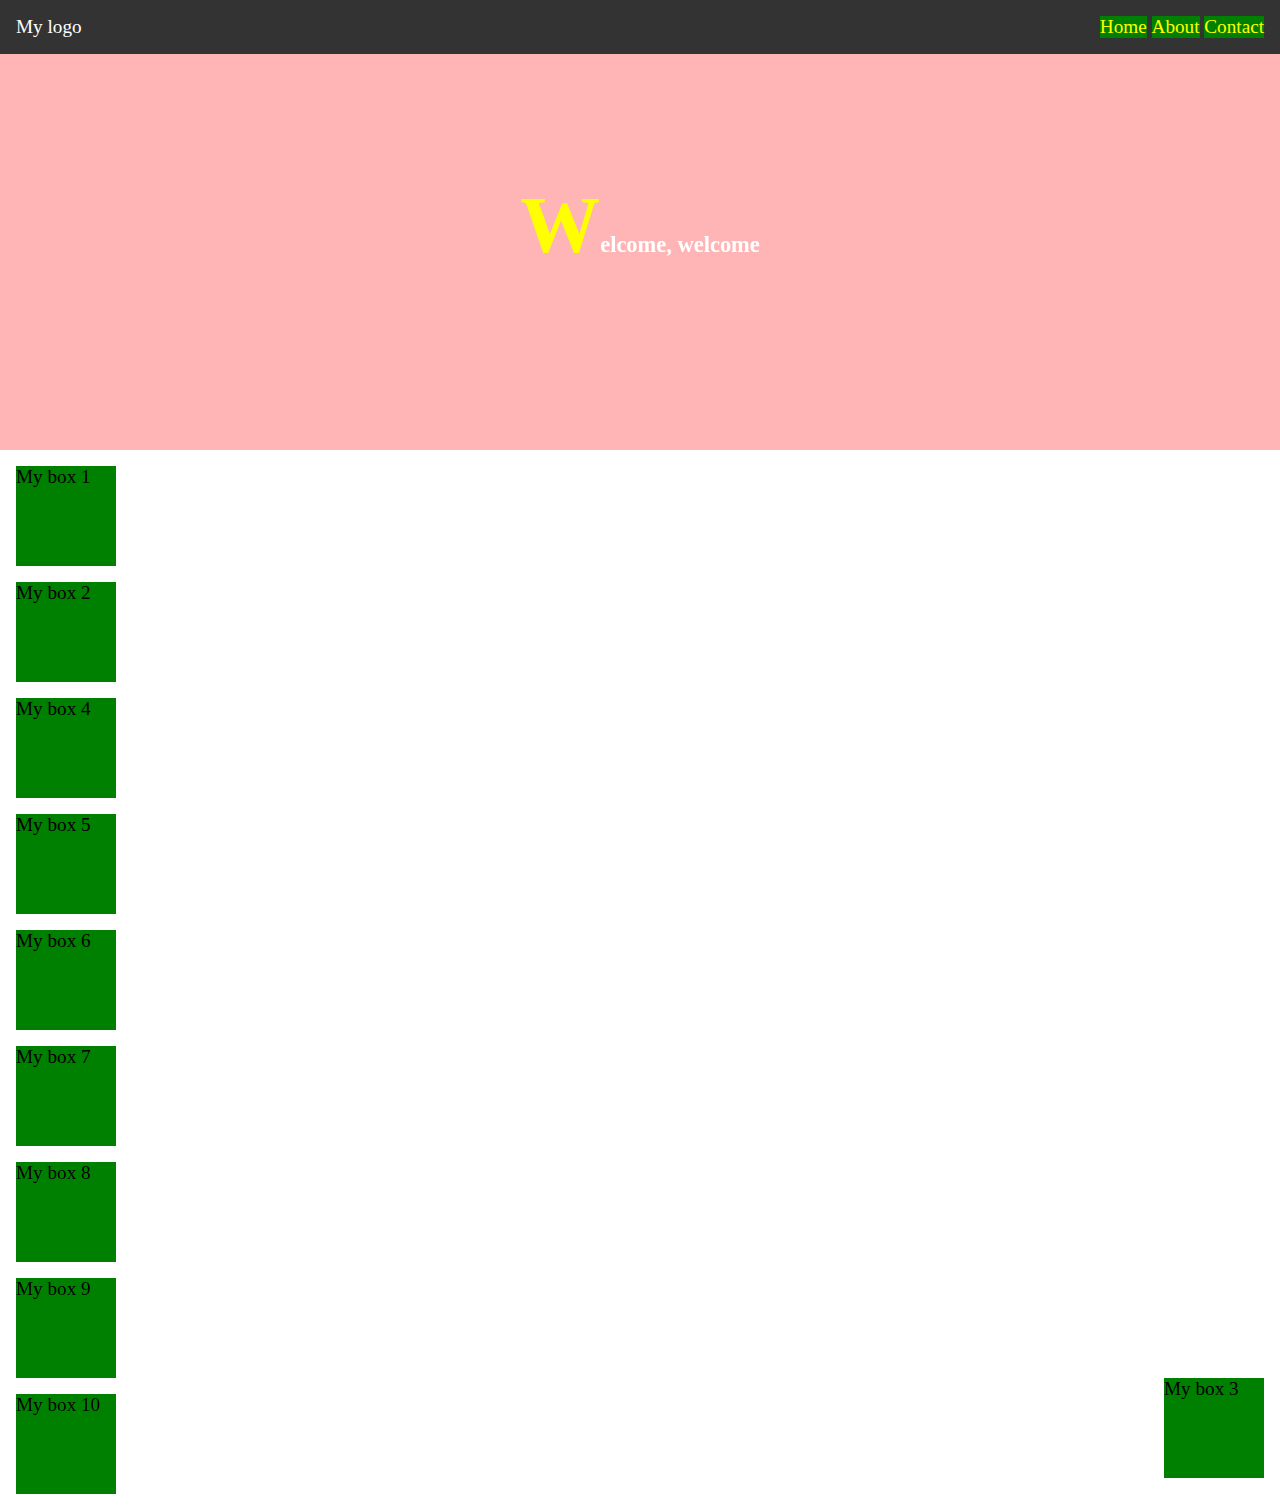
<file: 12.02.2021/index.html>
<!DOCTYPE html>
<html lang="en">
  <head>
    <meta charset="UTF-8" />
    <meta http-equiv="X-UA-Compatible" content="IE=edge" />
    <meta name="viewport" content="width=device-width, initial-scale=1.0" />
    <link rel="stylesheet" href="style.css" />
    <title>Task 10</title>
  </head>
  <body>
    <header>
      <div class="logo">My logo</div>
      <nav>
        <ul>
          <li><a href="#">Home</a></li>
          <li><a href="#">About</a></li>
          <li><a href="#">Contact</a></li>
        </ul>
      </nav>
    </header>
    <main>
      <section id="hero-banner"><h3>Welcome, welcome</h3></section>
      <section id="boxes">
        <div class="box">My box 1</div>
        <div class="box">My box 2</div>
        <div class="box">My box 3</div>
        <div class="box">My box 4</div>
        <div class="box">My box 5</div>
        <div class="box">My box 6</div>
        <div class="box">My box 7</div>
        <div class="box">My box 8</div>
        <div class="box">My box 9</div>
        <div class="box">My box 10</div>
      </section>
    </main>
  </body>
</html>
</file>
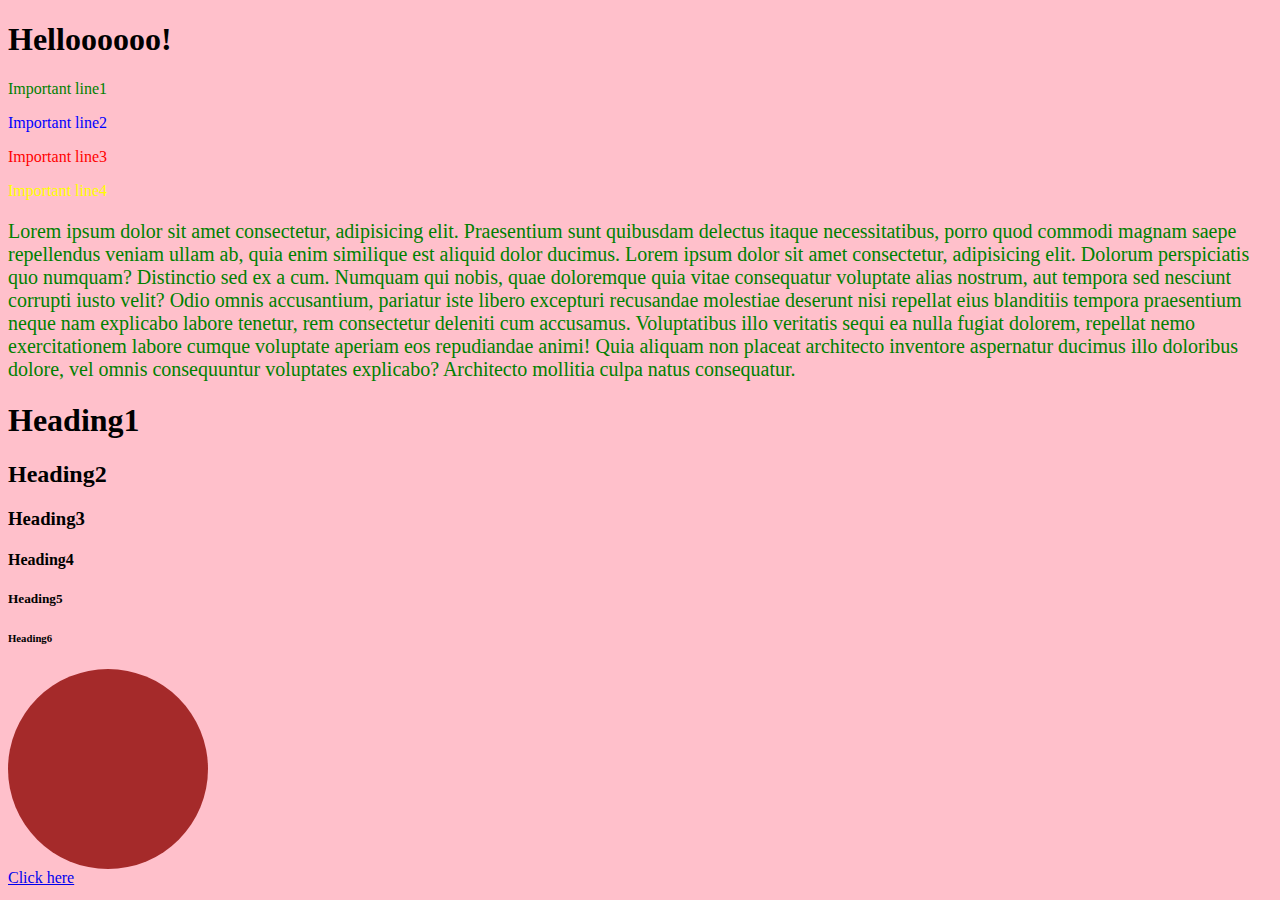
<file: lesson_1/index.html>
<!DOCTYPE html>
<html lang="en">
  <head>
    <title>My first webpage</title>
    <link rel="stylesheet" href="style.css" />
  </head>
  <body>
    <h1>Helloooooo!</h1>
    <p>Important line1</p>
    <p class="blue">Important line2</p>
    <p class="red">Important line3</p>
    <p class="yellow">Important line4</p>

    <p id="important">
      Lorem ipsum dolor sit amet consectetur, adipisicing elit. Praesentium sunt
      quibusdam delectus itaque necessitatibus, porro quod commodi magnam saepe
      repellendus veniam ullam ab, quia enim similique est aliquid dolor
      ducimus. Lorem ipsum dolor sit amet consectetur, adipisicing elit. Dolorum
      perspiciatis quo numquam? Distinctio sed ex a cum. Numquam qui nobis, quae
      doloremque quia vitae consequatur voluptate alias nostrum, aut tempora sed
      nesciunt corrupti iusto velit? Odio omnis accusantium, pariatur iste
      libero excepturi recusandae molestiae deserunt nisi repellat eius
      blanditiis tempora praesentium neque nam explicabo labore tenetur, rem
      consectetur deleniti cum accusamus. Voluptatibus illo veritatis sequi ea
      nulla fugiat dolorem, repellat nemo exercitationem labore cumque voluptate
      aperiam eos repudiandae animi! Quia aliquam non placeat architecto
      inventore aspernatur ducimus illo doloribus dolore, vel omnis consequuntur
      voluptates explicabo? Architecto mollitia culpa natus consequatur.
    </p>
    <h1>Heading1</h1>
    <h2>Heading2</h2>
    <h3>Heading3</h3>
    <h4>Heading4</h4>
    <h5>Heading5</h5>
    <h6>Heading6</h6>
    <div class="circle"></div>
    <a href="http://bc.fi"> Click here</a>
  </body>
</html>
</file>
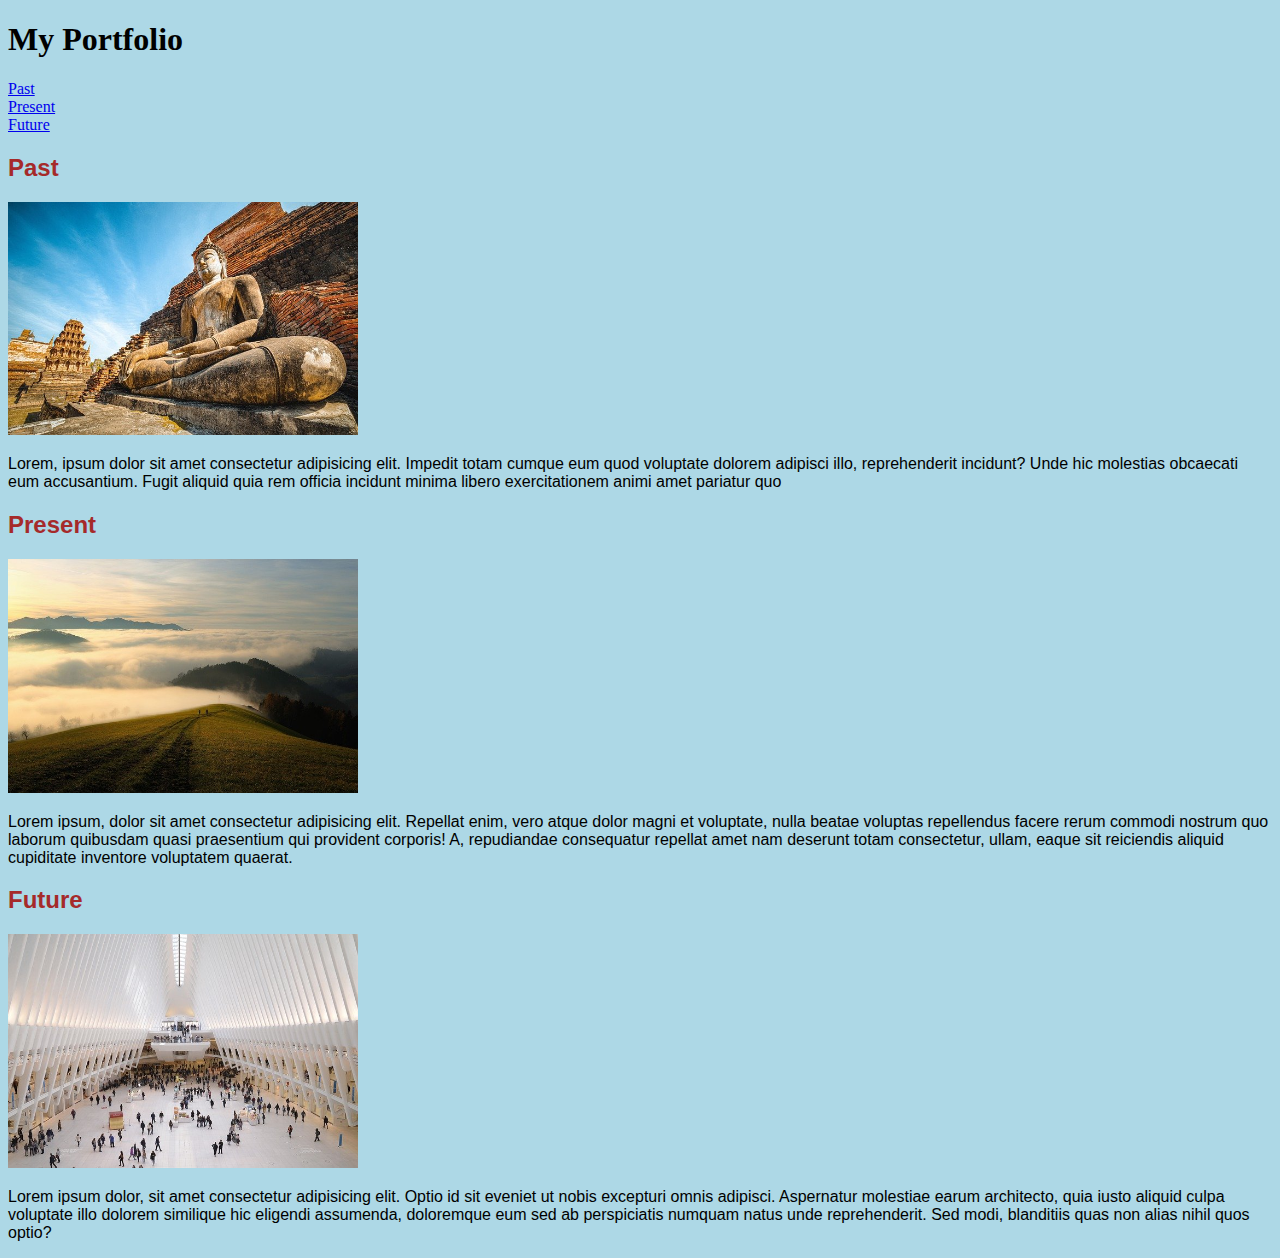
<file: old portfolio/index.html>
<!DOCTYPE html>
<html lang="en">
  <head>
    <link rel="stylesheet" href="style.css" />
    <meta charset="UTF-8" />
    <meta name="viewport" content="width=device-width, initial-scale=1.0" />
    <title>My Portfolio</title>
  </head>
  <body>
    <h1 id="mainpage">My Portfolio</h1>
    <a href="url">Past</a>
    <br />
    <a href="url">Present</a>
    <br />
    <a href="url">Future</a>
    <br />
    <h2>Past</h2>
    <img src="pict1.jpg" />
    <p class="past_text">
      Lorem, ipsum dolor sit amet consectetur adipisicing elit. Impedit totam
      cumque eum quod voluptate dolorem adipisci illo, reprehenderit incidunt?
      Unde hic molestias obcaecati eum accusantium. Fugit aliquid quia rem
      officia incidunt minima libero exercitationem animi amet pariatur quo
    </p>
    <h2>Present</h2>
    <img src="pict2.jpg" />
    <p class="present_text">
      Lorem ipsum, dolor sit amet consectetur adipisicing elit. Repellat enim,
      vero atque dolor magni et voluptate, nulla beatae voluptas repellendus
      facere rerum commodi nostrum quo laborum quibusdam quasi praesentium qui
      provident corporis! A, repudiandae consequatur repellat amet nam deserunt
      totam consectetur, ullam, eaque sit reiciendis aliquid cupiditate
      inventore voluptatem quaerat.
    </p>
    <h2>Future</h2>
    <img src="pict3.jpg" />
    <p class="future_text">
      Lorem ipsum dolor, sit amet consectetur adipisicing elit. Optio id sit
      eveniet ut nobis excepturi omnis adipisci. Aspernatur molestiae earum
      architecto, quia iusto aliquid culpa voluptate illo dolorem similique hic
      eligendi assumenda, doloremque eum sed ab perspiciatis numquam natus unde
      reprehenderit. Sed modi, blanditiis quas non alias nihil quos optio?
    </p>
  </body>
</html>
</file>
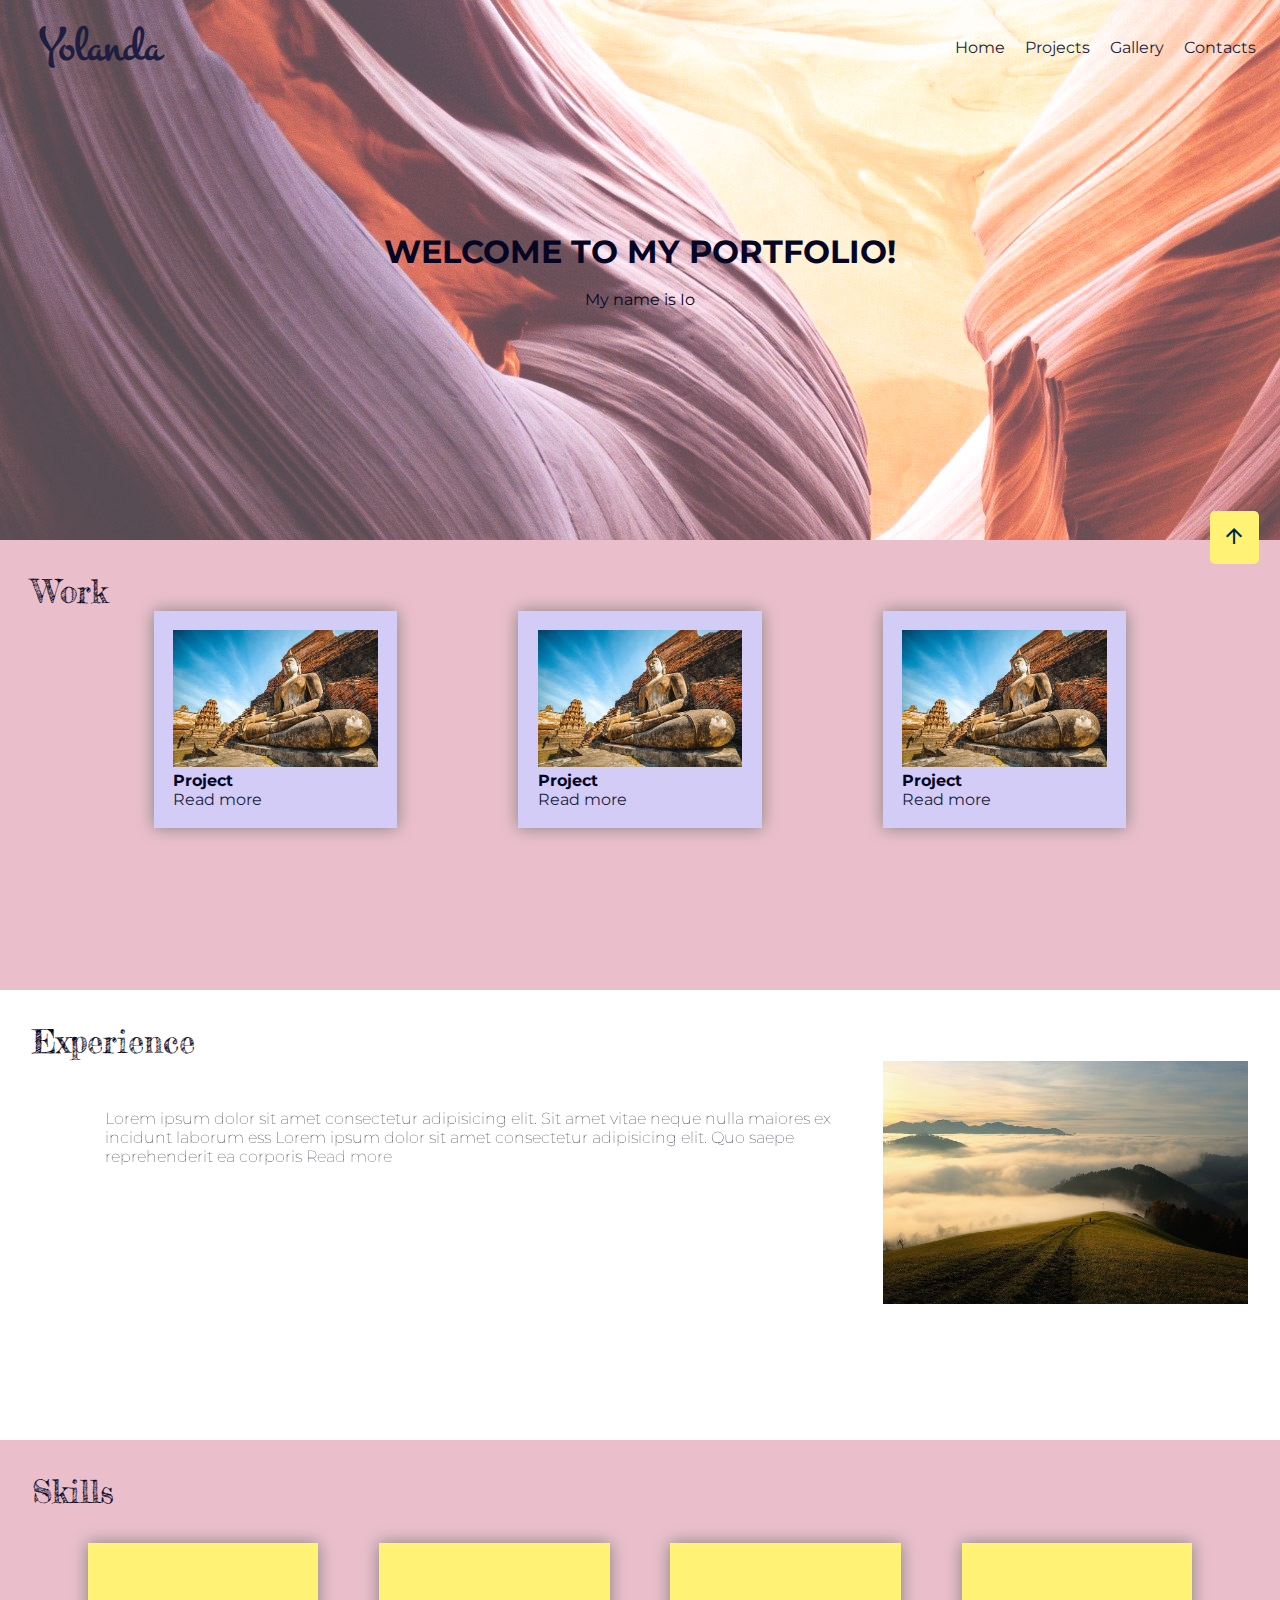
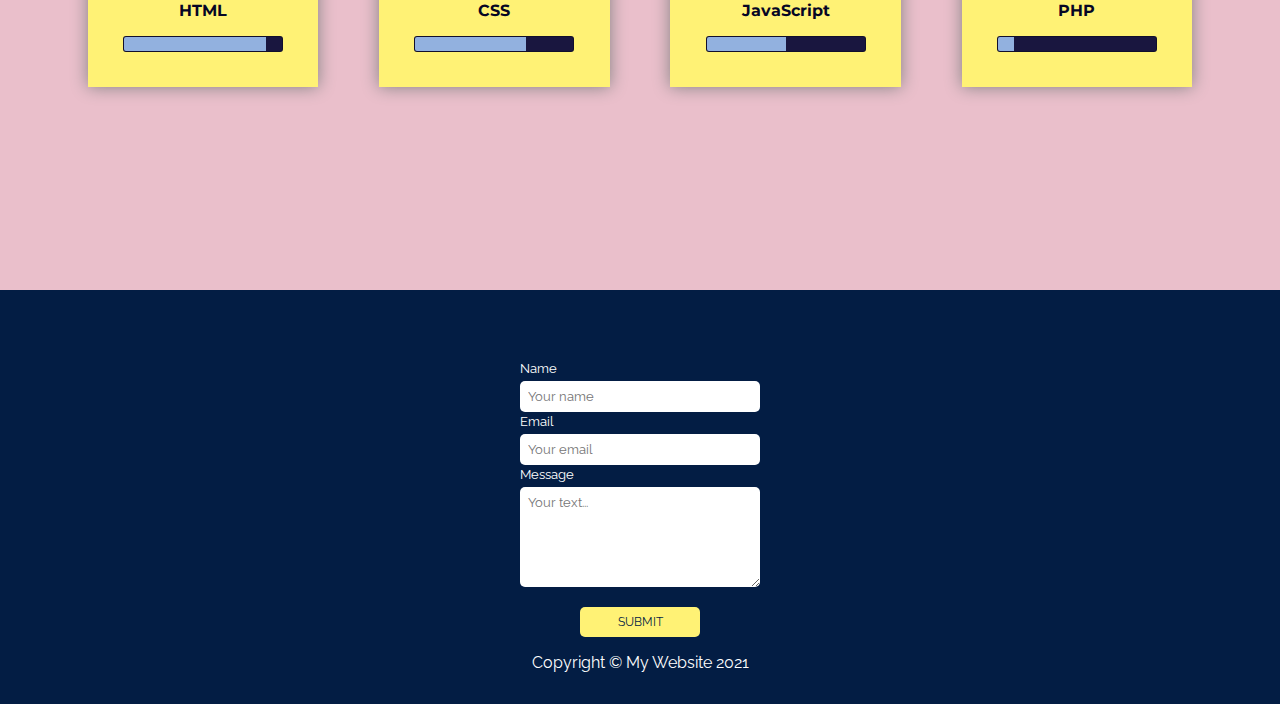
<file: Portfolio updated/index.html>
<!DOCTYPE html>
<html lang="en">
  <head>
    <meta charset="UTF-8" />
    <meta name="viewport" content="width=device-width, initial-scale=1.0" />
    <meta name="author" content="Iolanta" />
    <meta name="description" content="My first portfolio page" />
    <meta
      name="keywords"
      content="portfolio, web developer, HTML, CSS, JavaScript"
    />
    <link rel="stylesheet" href="style.css" />
    <link rel="shortcut icon" type="image/png" href="img/favicon.png" />

    <!-- Fonts -->
    <link rel="preconnect" href="https://fonts.gstatic.com" />
    <link
      href="https://fonts.googleapis.com/css2?family=Montserrat&display=swap"
      rel="stylesheet"
    />

    <link
      href="https://fonts.googleapis.com/css?family=Raleway&display=swap"
      rel="stylesheet"
    />

    <link rel="preconnect" href="https://fonts.gstatic.com" />
    <link
      href="https://fonts.googleapis.com/css2?family=Fredericka+the+Great&display=swap"
      rel="stylesheet"
    />

    <link rel="preconnect" href="https://fonts.gstatic.com" />
    <link
      href="https://fonts.googleapis.com/css2?family=Montez&display=swap"
      rel="stylesheet"
    />

    <!-- font awesome key is deleted -->

    <link
      href="https://fonts.googleapis.com/icon?family=Material+Icons"
      rel="stylesheet"
    />

    <title>Portfolio</title>
  </head>
  <body>
    <header>
      <h1 class="logo"><a href="index.html">Yolanda</a></h1>

      <nav>
        <button id="mobileButton">
          <span class="material-icons"> menu </span>
        </button>
        <ul>
          <li><a href="index.html">Home</a></li>
          <li><a href="projects.html">Projects</a></li>
          <li><a href="gallery.html">Gallery</a></li>
          <li><a href="Contacts.html">Contacts</a></li>
        </ul>
      </nav>
    </header>
    <section id="welcome">
      <div>
        <h1>WELCOME TO MY PORTFOLIO!</h1>
        <br />
        <p id="herobanner-text"></p>
      </div>
    </section>
    <main>
      <section class="container1">
        <h2>Work</h2>
        <div id="container1">
          <div class="box">
            <img src="img/pict1.jpg" alt="Past picture" class="img" />
            <h4>Project</h4>
            <p>
              <a href="#">Read more</a>
            </p>
          </div>
          <div class="box">
            <img src="img/pict1.jpg" alt="Past picture" class="img" />
            <h4>Project</h4>
            <p>
              <a href="#">Read more</a>
            </p>
          </div>
          <div class="box">
            <img src="img/pict1.jpg" alt="Past picture" class="img" />
            <h4>Project</h4>
            <p>
              <a href="#">Read more</a>
            </p>
          </div>
        </div>
      </section>
      <section class="container2">
        <h2>Experience</h2>
        <img src="img/pict2.jpg" alt="Picture of present" class="image2" />
        <div class="paragraph">
          <p>
            Lorem ipsum dolor sit amet consectetur adipisicing elit. Sit amet
            vitae neque nulla maiores ex incidunt laborum ess Lorem ipsum dolor
            sit amet consectetur adipisicing elit. Quo saepe reprehenderit ea
            corporis <a href="#">Read more</a>
          </p>
        </div>
      </section>
      <section class="container3">
        <h2>Skills</h2>
        <div id="container3">
          <div class="skill">
            <i class="fab fa-html5"></i>
            <h4>HTML</h4>
            <span class="bar"><span class="html"></span></span>
          </div>
          <div class="skill">
            <i class="fab fa-css3-alt"></i>
            <h4>CSS</h4>
            <span class="bar"><span class="css"></span></span>
          </div>
          <div class="skill">
            <i class="fab fa-js-square"></i>
            <h4>JavaScript</h4>
            <span class="bar"><span class="js"></span></span>
          </div>
          <div class="skill">
            <i class="fab fa-php"></i>
            <h4>PHP</h4>
            <span class="bar"><span class="php"></span></span>
          </div>
        </div>
      </section>
    </main>
    <footer>
      <button id="backToTop">
        <span class="material-icons">arrow_upward</span>
      </button>
      <div class="icons">
        <i class="fab fa-facebook"></i>
        <i class="fab fa-linkedin"></i>
        <i class="fas fa-envelope-square"></i>
      </div>
      <form>
        <div class="contactme">
          <label for="name">Name</label>
          <input
            type="text"
            name="firstname"
            id="name"
            placeholder="Your name"
          />
        </div>
        <div class="contactme">
          <label for="email">Email</label>
          <input
            type="email"
            name="email"
            id="email"
            placeholder="Your email"
          />
        </div>
        <div>
          <label>Message</label>
          <textarea
            class="contactme"
            name="subject"
            placeholder="Your text..."
            style="height: 100px"
          ></textarea>
        </div>
        <button type="submit" class="contactme">SUBMIT</button>
      </form>
      <div class="copyright">
        <p>Copyright &copy; My Website 2021</p>
      </div>
    </footer>

    <script src="main.js"></script>
  </body>
</html>
</file>
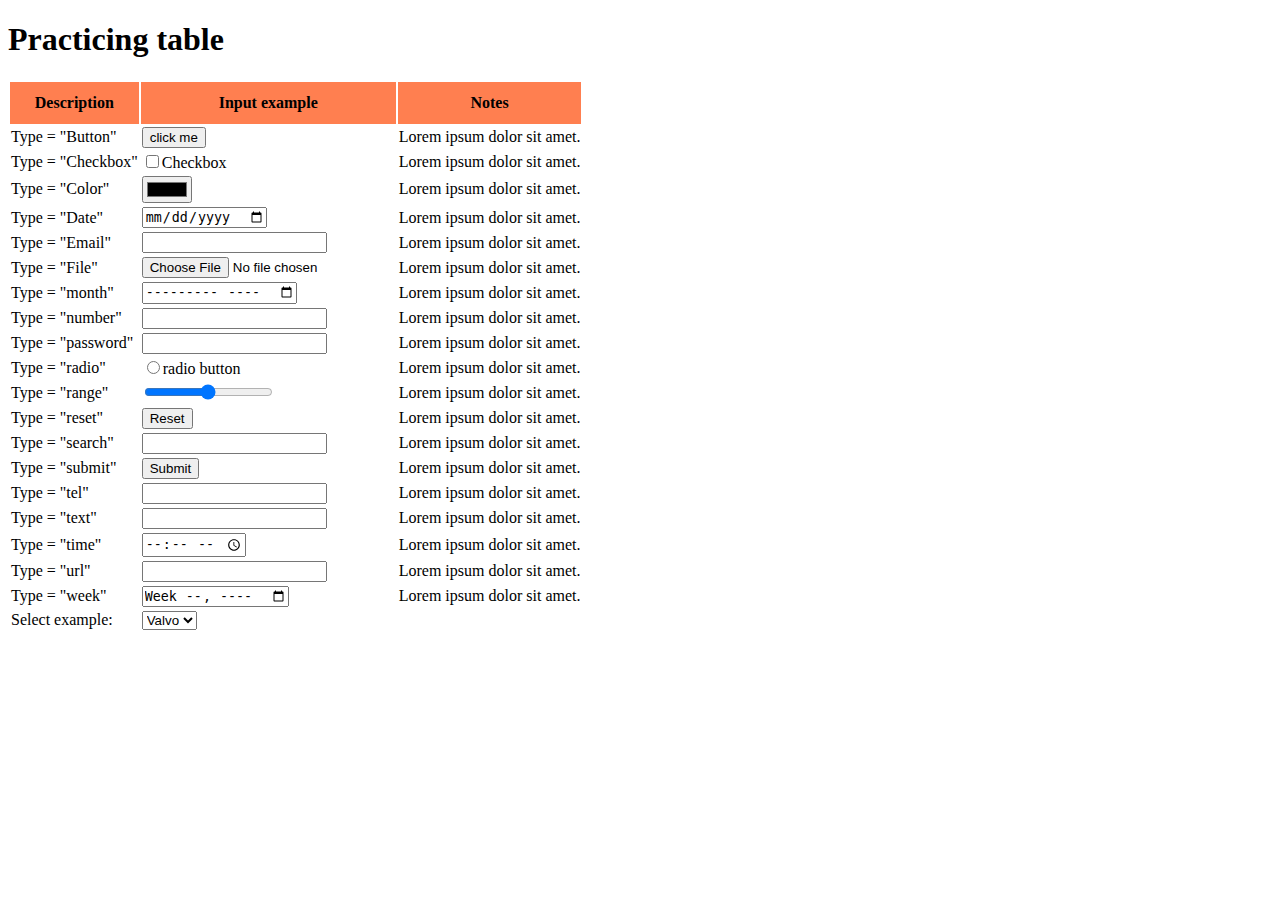
<file: task 4/index.html>
<!DOCTYPE html>
<html lang="en">
  <head>
    <meta charset="UTF-8" />
    <meta name="viewport" content="width=device-width, initial-scale=1.0" />
    <link rel="stylesheet" href="style.css" />
    <title>Document</title>
  </head>
  <body>
    <h1>Practicing table</h1>
    <form id="my_form">
      <table>
        <tr>
          <th>Description</th>
          <th>Input example</th>
          <th>Notes</th>
        </tr>
        <tr>
          <td>Type = "Button"</td>
          <td><input type="button" value="click me" /></td>
          <td>Lorem ipsum dolor sit amet.</td>
        </tr>
        <tr>
          <td>Type = "Checkbox"</td>
          <td><input type="checkbox" />Checkbox</td>
          <td>Lorem ipsum dolor sit amet.</td>
        </tr>
        <tr>
          <td>Type = "Color"</td>
          <td><input type="color" /></td>
          <td>Lorem ipsum dolor sit amet.</td>
        </tr>
        <tr>
          <td>Type = "Date"</td>
          <td><input type="date" /></td>
          <td>Lorem ipsum dolor sit amet.</td>
        </tr>
        <tr>
          <td>Type = "Email"</td>
          <td><input type="email" /></td>
          <td>Lorem ipsum dolor sit amet.</td>
        </tr>
        <tr>
          <td>Type = "File"</td>
          <td><input type="file" /></td>
          <td>Lorem ipsum dolor sit amet.</td>
        </tr>
        <tr>
          <td>Type = "month"</td>
          <td><input type="month" /></td>
          <td>Lorem ipsum dolor sit amet.</td>
        </tr>
        <tr>
          <td>Type = "number"</td>
          <td><input type="number" /></td>
          <td>Lorem ipsum dolor sit amet.</td>
        </tr>
        <tr>
          <td>Type = "password"</td>
          <td><input type="password" /></td>
          <td>Lorem ipsum dolor sit amet.</td>
        </tr>
        <tr>
          <td>Type = "radio"</td>
          <td><input type="radio" />radio button</td>
          <td>Lorem ipsum dolor sit amet.</td>
        </tr>
        <tr>
          <td>Type = "range"</td>
          <td><input type="range" /></td>
          <td>Lorem ipsum dolor sit amet.</td>
        </tr>
        <tr>
          <td>Type = "reset"</td>
          <td><input type="reset" /></td>
          <td>Lorem ipsum dolor sit amet.</td>
        </tr>
        <tr>
          <td>Type = "search"</td>
          <td><input type="search" /></td>
          <td>Lorem ipsum dolor sit amet.</td>
        </tr>
        <tr>
          <td>Type = "submit"</td>
          <td><input type="submit" /></td>
          <td>Lorem ipsum dolor sit amet.</td>
        </tr>
        <tr>
          <td>Type = "tel"</td>
          <td><input type="tel" /></td>
          <td>Lorem ipsum dolor sit amet.</td>
        </tr>
        <tr>
          <td>Type = "text"</td>
          <td><input type="text" /></td>
          <td>Lorem ipsum dolor sit amet.</td>
        </tr>
        <tr>
          <td>Type = "time"</td>
          <td><input type="time" /></td>
          <td>Lorem ipsum dolor sit amet.</td>
        </tr>
        <tr>
          <td>Type = "url"</td>
          <td><input type="url" /></td>
          <td>Lorem ipsum dolor sit amet.</td>
        </tr>
        <tr>
          <td>Type = "week"</td>
          <td><input type="week" /></td>
          <td>Lorem ipsum dolor sit amet.</td>
        </tr>
        <td>Select example:</td>
        <td>
          <select name="cars">
            <option value="volvo">Valvo</option>
            <option value="saab">Saab</option>
            <option value="fiat">Fiat</option>
            <option value="audi">Audi</option>
          </select>
        </td>
        <td></td>
      </table>
    </form>
  </body>
</html>
</file>
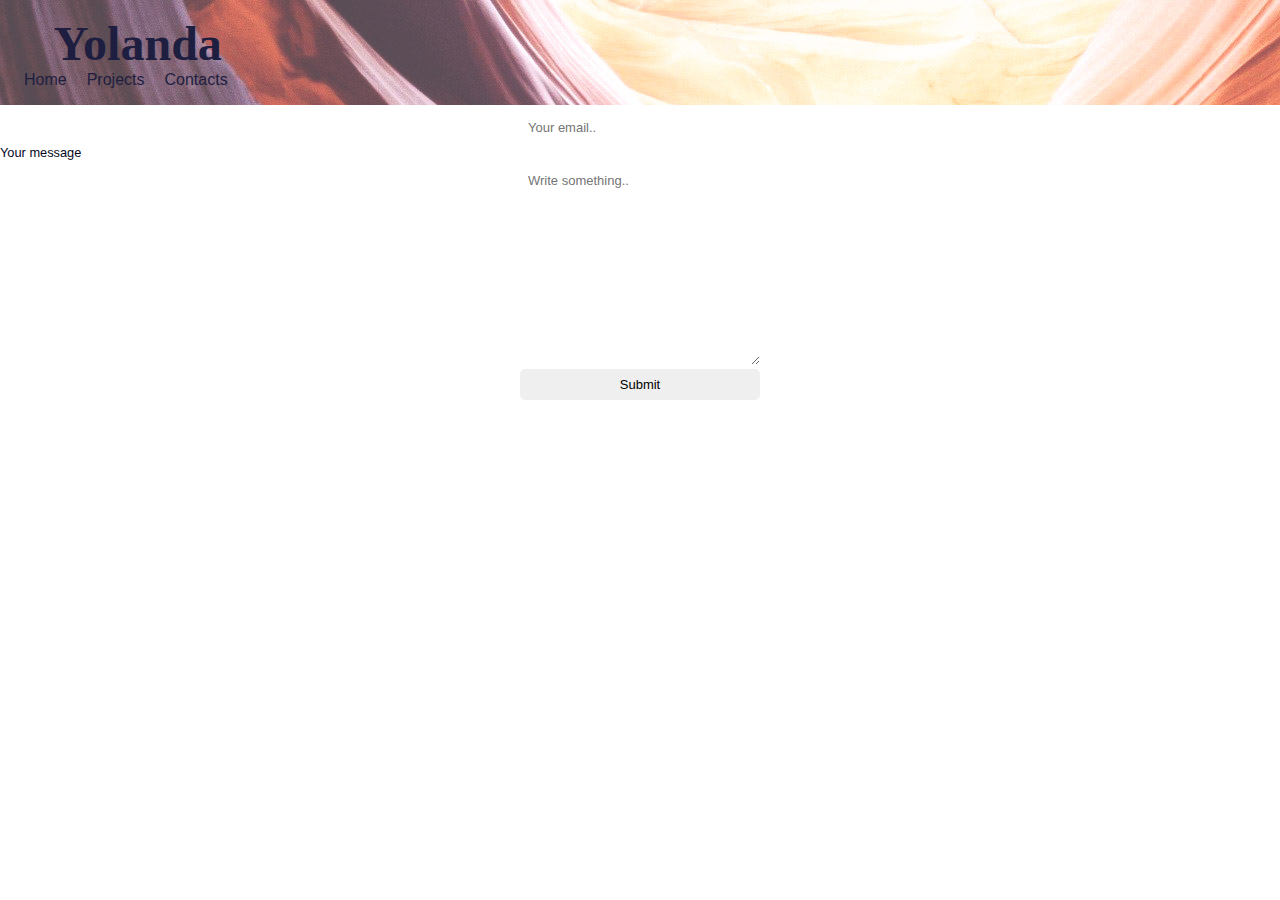
<file: Portfolio updated/Contacts.html>
<!DOCTYPE html>
<html lang="en">
  <head>
    <meta charset="UTF-8" />
    <meta name="viewport" content="width=device-width, initial-scale=1.0" />
    <link rel="stylesheet" href="style.css" />
    <title>Contacts</title>
  </head>
  <body>
    <header>
      <div id="header">
        <div>
          <h1 class="logo"><a href="index.html">Yolanda</a></h1>
        </div>
        <nav>
          <ul>
            <li><a href="index.html">Home</a></li>
            <li><a href="projects.html">Projects</a></li>
            <li><a href="Contacts.html">Contacts</a></li>
          </ul>
        </nav>
      </div>
    </header>
    <main>
      <div class="contacts">
        <h2>Contact me</h2>
      </div>
      <div class="contactme">
        <form action="">
          <label for="fname">First Name</label>
          <input
            type="text"
            id="fname"
            name="firstname"
            placeholder="Your name.."
          />
          <br />

          <label for="email">Your email</label>
          <input
            type="email"
            id="email"
            name="email"
            placeholder="Your email.."
          />
          <br />

          <label for="subject">Your message</label>
          <textarea
            id="subject"
            name="subject"
            placeholder="Write something.."
            style="height: 200px"
          ></textarea
          ><br />

          <input type="submit" value="Submit" />
        </form>
      </div>
    </main>
    <script src="main.js"></script>
  </body>
</html>
</file>
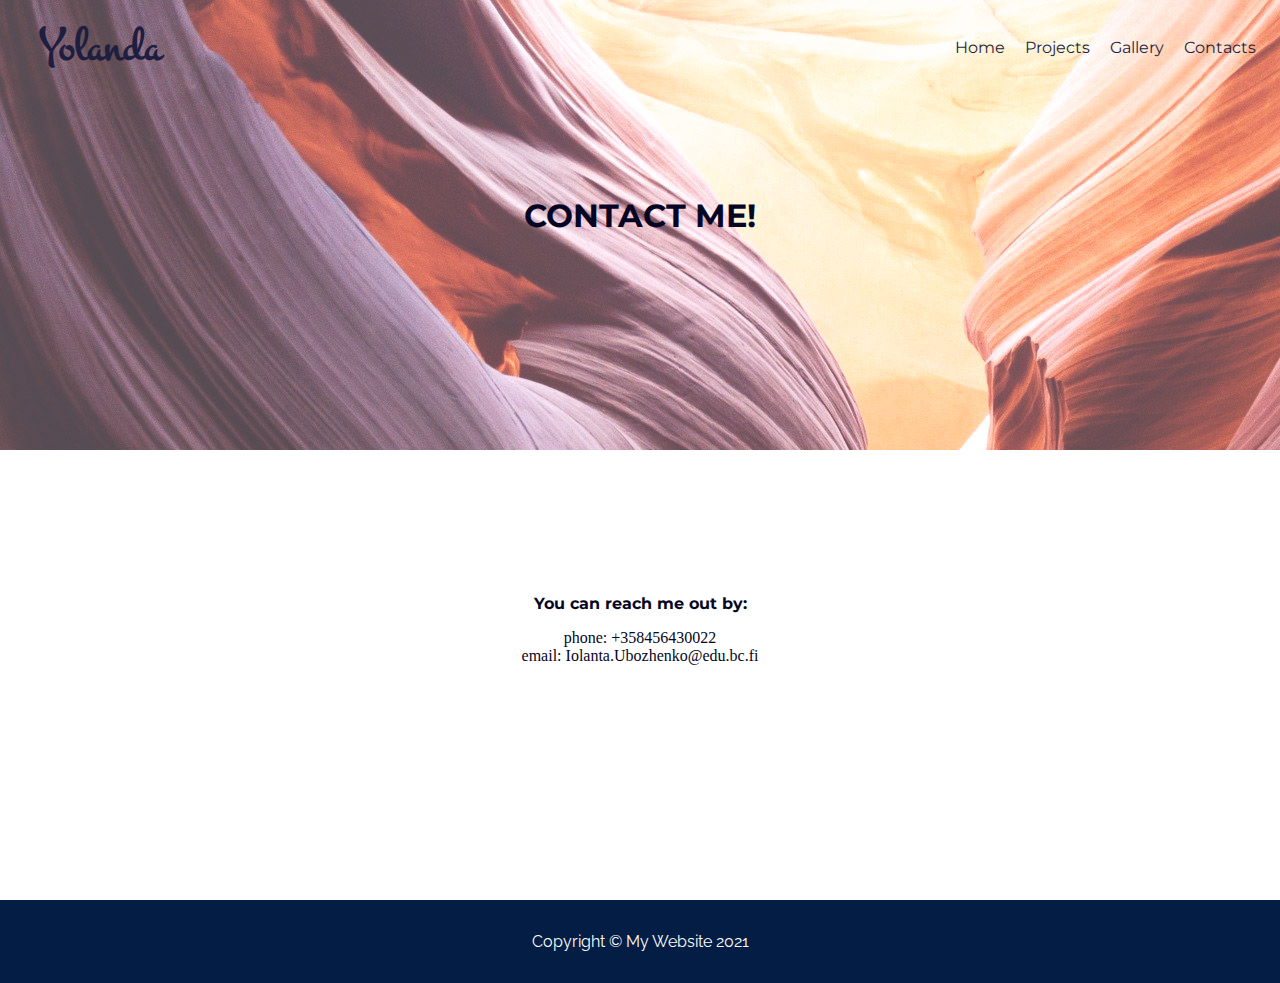
<file: PORTFOLIO/Contacts.html>
<!DOCTYPE html>
<html lang="en">
  <head>
    <meta charset="UTF-8" />
    <meta name="viewport" content="width=device-width, initial-scale=1.0" />
    <meta name="author" content="Iolanta" />
    <meta name="description" content="My first portfolio page" />
    <meta
      name="keywords"
      content="portfolio, web developer, HTML, CSS, JavaScript"
    />
    <link rel="stylesheet" href="style.css" />
    <link rel="shortcut icon" type="image/png" href="img/favicon.png" />

    <!-- Fonts -->
    <link rel="preconnect" href="https://fonts.gstatic.com" />
    <link
      href="https://fonts.googleapis.com/css2?family=Montserrat&display=swap"
      rel="stylesheet"
    />

    <link
      href="https://fonts.googleapis.com/css?family=Raleway&display=swap"
      rel="stylesheet"
    />

    <link rel="preconnect" href="https://fonts.gstatic.com" />
    <link
      href="https://fonts.googleapis.com/css2?family=Fredericka+the+Great&display=swap"
      rel="stylesheet"
    />

    <link rel="preconnect" href="https://fonts.gstatic.com" />
    <link
      href="https://fonts.googleapis.com/css2?family=Montez&display=swap"
      rel="stylesheet"
    />

    <!-- font awesome key is deleted -->

    <link
      href="https://fonts.googleapis.com/icon?family=Material+Icons"
      rel="stylesheet"
    />

    <title>Portfolio</title>
  </head>
  <body>
    <header>
      <h1 class="logo"><a href="index.html">Yolanda</a></h1>

      <nav>
        <button id="mobileButton">
          <span class="material-icons"> menu </span>
        </button>
        <ul>
          <li><a href="index.html">Home</a></li>
          <li><a href="projects.html">Projects</a></li>
          <li><a href="gallery.html">Gallery</a></li>
          <li><a href="Contacts.html">Contacts</a></li>
        </ul>
      </nav>
    </header>
    <section id="welcome-contacts">
      <div>
        <h1>CONTACT ME!</h1>
        <br />
        <p id="herobanner-text"></p>
      </div>
    </section>
    <main>
      <div class="reachme">
        <h4>You can reach me out by:</h4>
        <p>phone: +358456430022</p>
        <p>email: Iolanta.Ubozhenko@edu.bc.fi</p>
      </div>
    </main>
    <footer>
      <div class="copyright">
        <p>Copyright &copy; My Website 2021</p>
      </div>
    </footer>
    <script src="main.js"></script>
  </body>
</html>
</file>
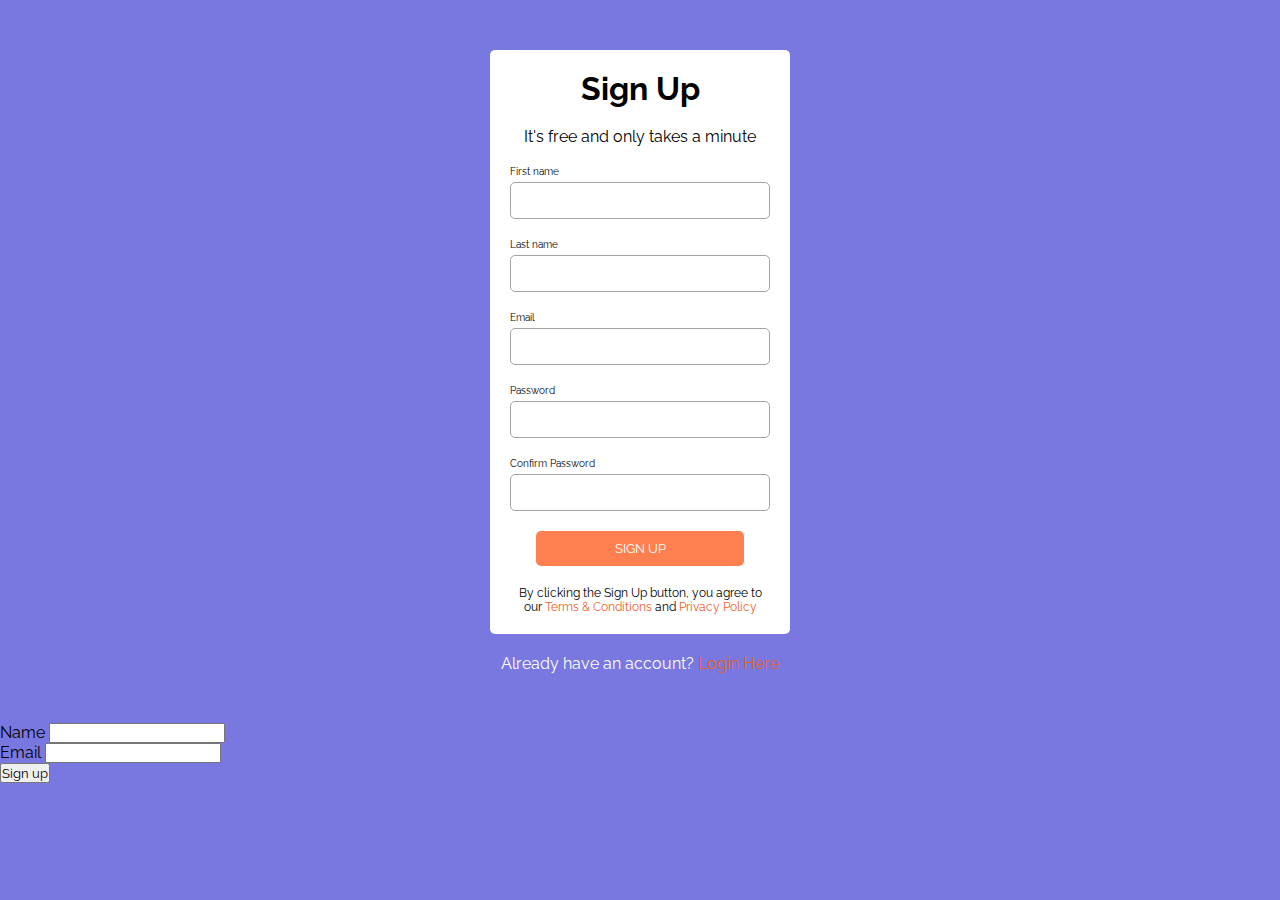
<file: task 4/signup.html>
<!DOCTYPE html>
<html lang="en">
  <head>
    <meta charset="UTF-8" />
    <meta name="viewport" content="width=device-width, initial-scale=1.0" />
    <link
      href="https://fonts.googleapis.com/css?family=Raleway&display=swap"
      rel="stylesheet"
    />
    <link rel="stylesheet" href="style1.css" />
    <title>Subscription form</title>
  </head>
  <body>
    <main>
      <div class="container">
        <h1 class="mb20">Sign Up</h1>
        <p class="mb20">It's free and only takes a minute</p>
        <form>
          <div class="form-group mb20">
            <label for="firstname">First name</label>
            <input type="text" name="firstname" id="firstname" />
          </div>
          <div class="form-group mb20">
            <label for="lastname">Last name</label>
            <input type="text" name="lastname" id="lastname" />
          </div>
          <div class="form-group mb20">
            <label for="email">Email</label>
            <input type="email" name="email" id="email" />
          </div>
          <div class="form-group mb20">
            <label for="password1">Password</label>
            <input type="password" name="password1" id="password1" />
          </div>
          <div class="form-group mb20">
            <label for="password2">Confirm Password</label>
            <input type="password" name="password2" id="password2" />
          </div>
          <button type="submit" class="mb20">Sign up</button>
        </form>
        <p class="bottom-text">
          By clicking the Sign Up button, you agree to our
          <a href="#">Terms & Conditions</a> and <a href="#">Privacy Policy</a>
        </p>
      </div>
    </main>
    <footer>
      <p>Already have an account? <a href="#">Login Here</a></p>
    </footer>
  </body>
</html>

<form>
  <div class="contactme">
    <label for="name">Name</label>
    <input type="text" name="firstname" id="name" />
  </div>
  <div class="contactme">
    <label for="email">Email</label>
    <input type="email" name="email" id="email" />
  </div>
  <div></div>
  <button type="submit" class="mb20">Sign up</button>
</form>
</file>
<file: 12.02.2021/style.css>
* {
  margin: 0;
  padding: 0;
  box-sizing: border-box;
}

body {
  font-size: 1.2rem;
}

header {
  background-color: #333;
  display: flex;
  justify-content: space-between;
  align-items: center;
  color: white;
  padding: 1rem;
  position: fixed;
  top: 0;
  z-index: 2;
  width: 100%;
}

nav ul {
  list-style-type: none;
}
nav ul li {
  display: inline-block;
}

a:first-child {
  color: yellow;
  text-decoration: none;
}

a:focus {
  color: green;
  text-decoration: underline;
}

a:hover {
  color: orange;
  text-decoration: underline;
}

button {
  cursor: pointer;
}
li {
  background: green;
}

li:nth-child(2n + 10) {
  background: red;
}

#hero-banner {
  height: 50vh;
  background: url("https://source.unsplash.com/1600x900/?sky") no-repeat fixed
    center center/cover;
  display: flex;
  justify-content: center;
  align-items: center;
  position: relative;
}
#hero-banner::after {
  content: "";
  background-color: rgba(255, 0, 0, 0.289);
  height: 100%;
  width: 100%;
  position: absolute;
}
#hero-banner h3 {
  z-index: 1;
  color: white;
}
#hero-banner h3::first-letter {
  z-index: 1;
  color: yellow;
  font-size: 5rem;
}

#boxes {
  position: relative;
}

.box {
  height: 100px;
  width: 100px;
  background: green;
  position: relative;
  margin: 1rem;
}

.box:nth-child(3) {
  position: absolute;
  bottom: 0;
  right: 0;
}

.box:nth-child(6) {
  position: sticky;
  top: 700px;
}
</file>
<file: lesson_1/style.css>
body {
  background-color: pink;
}
p {
  color: green;
}

.blue {
  color: blue;
}
.red {
  color: red;
}
.yellow {
  color: yellow;
}

#important {
  font-size: 20px;
}

.circle {
  background-color: brown;
  height: 200px;
  width: 200px;
  border-radius: 50%;
}
</file>
<file: old portfolio/style.css>
body {
  background-color: lightblue;
}
body {
  color: black;
}
h2 {
  color: brown;
  font-family: Arial, Helvetica, sans-serif;
}
p {
  color: black;
  font-family: "Gill Sans", "Gill Sans MT", Calibri, "Trebuchet MS", sans-serif;
}
img {
  width: 350px;
}
#mainpage {
  font-family: Verdana;
}
h3 {
  font-size: medium;
}
</file>
<file: Portfolio updated/style.css>
:root {
  --mainfont: "Montserrat", sans-serif;
}

* {
  margin: 0;
  padding: 0;
  box-sizing: border-box;
}

html {
  scroll-behavior: smooth;
}

body {
  background: white no-repeat fixed center center/cover;
  color: rgb(6, 6, 36);
  text-align: center;
}

header,
section,
footer {
  padding: 2rem;
}

/* MENU STYLE */
header {
  display: flex;
  justify-content: space-between;
  align-items: center;
  position: fixed;
  top: 0;
  background-color: #c8979c;
  width: 100%;
  padding: 1rem;
  transition: 0.2s;
  background-image: url("img/headerpic.jpg");
}

#mobileButton {
  display: none;
}

a {
  color: rgb(30, 30, 65);
  text-decoration: none;
}

nav ul {
  list-style-type: none;
}

nav ul li {
  display: inline-block;
  font-family: var(--mainfont);
}

nav ul li a {
  padding: 0.5rem;
}
.logo {
  font-family: "Montez", cursive;
  font-size: 3rem;
  padding-left: 1.5rem;
}

/* WELCOME TO MY PORTFOLIO */
#welcome {
  display: flex;
  align-items: center;
  justify-content: center;
  height: 60vh;
  font-family: var(--mainfont), sans-serif;
  background-image: url("img/headerpic.jpg");
}

/* SECTIONS */
section {
  min-height: 50vh;
  width: 100%;
  text-align: center;
}
h2 {
  font-size: 2rem;
  font-weight: lighter;
}

.container1 {
  background-color: #eabfcb;
  font-family: "Fredericka the Great", cursive;

  text-align: left;
}

#container1 {
  background-color: #eabfcb;
  display: flex;
  flex-direction: row;
  flex-wrap: wrap;
  justify-content: space-evenly;
  align-items: center;
}

.box {
  background: rgb(210, 204, 247);
  width: 20%;
  padding: 1.2rem;
  box-shadow: 0 0 1rem #838383;
  height: fit-content;
  text-align: left;
  font-family: var(--mainfont), sans-serif;
}

.box:hover {
  box-shadow: 0 0 1rem rgba(33, 33, 33, 0.2);
}

.img {
  width: 100%;
}

.paragraph {
  font-family: var(--mainfont), sans-serif;
  font-size: 1rem;
  margin: 2% 6% 0% 6%;
  position: relative;
}

.container2 {
  text-align: left;
  font-family: "Fredericka the Great", cursive;
  font-size: 2rem;
  font-weight: lighter;
}
.container2:hover {
  background-color: #f7eaee;
}

.container2 p {
  margin-top: 3rem;
}

.container3 {
  background-color: #eabfcb;

  font-family: "Fredericka the Great", cursive;
  font-size: 2rem;
  font-weight: lighter;
  text-align: left;
}

h4 {
  font-size: 1rem;
}

#container3 {
  background-color: #eabfcb;
  text-align: left;
  display: flex;
  flex-direction: row;
  flex-wrap: wrap;
  justify-content: space-evenly;
  align-items: center;
}

.skill {
  margin: 2rem 0.3rem;
  width: 15%;
  height: fit-content;
  width: fit-content;
  text-align: center;
  background-color: #fff275;
  padding: 1.2rem;
  box-shadow: 0 0 1rem #838383;
  font-family: var(--mainfont), sans-serif;
}

.bar {
  background: rgb(25, 22, 63);
  display: block;
  height: 1rem;
  width: 10rem;
  border: 1px solid rgba(0, 0, 0, 0.3);
  border-radius: 3px;
  overflow: hidden;
  box-shadow: 0 0 0 #333;
  margin: 1rem;
}

.bar span {
  height: 1rem;
  float: left;
  background: #92b1df;
}
.html {
  width: 90%;
  animation: html 2s;
}

.css {
  width: 70%;
  animation: css 2s;
}

.js {
  width: 50%;
  animation: js 2s;
}

.php {
  width: 10%;
  animation: php 2s;
}

@keyframes html {
  0% {
    width: 0%;
  }
  100% {
    width: 90%;
  }
}
@keyframes css {
  0% {
    width: 0%;
  }
  100% {
    width: 70%;
  }
}
@keyframes js {
  0% {
    width: 0%;
  }
  100% {
    width: 50%;
  }
}
@keyframes php {
  0% {
    width: 0%;
  }
  100% {
    width: 10%;
  }
}
/* IMAGES */

.image2 {
  float: right;
  width: 30%;
  height: 70%;
}

/**********GALLERY*******/
.gallery-grid {
  display: grid;
  grid-template-columns: repeat(6, 1fr);
  grid-template-areas:
    "a a b b c c"
    "a a d d c c"
    "e h h h c c"
    "f h h h i i"
    "g h h h i i";
  grid-gap: 0.5rem;
}
.grid-div img {
  width: 100%;
  height: 100%;
  object-fit: cover;
}
.grid-item-1 {
  grid-area: a;
}
.grid-item-2 {
  grid-area: b;
}
.grid-item-3 {
  grid-area: c;
}
.grid-item-4 {
  grid-area: d;
}
.grid-item-5 {
  grid-area: e;
}
.grid-item-6 {
  grid-area: f;
}
.grid-item-7 {
  grid-area: g;
}
.grid-item-8 {
  grid-area: h;
}
.grid-item-9 {
  grid-area: i;
}

/* FOOTER */
footer {
  height: 100%;
  width: 100%;
  color: white;
  background-color: #031d44;
  text-align: center;
  display: flex;
  flex-direction: column;
  flex-wrap: wrap;
  justify-content: space-evenly;
  align-items: center;
}

.copyright {
  font-family: "Raleway", sans-serif;
}

.fab,
.fas {
  font-size: 2rem;
  margin: 0.5rem;
}

/* CONTACT ME FORM */
form {
  font-family: "Raleway", sans-serif;
}

label {
  display: block;
  font-size: 0.8rem;
  text-align: left;
  margin-top: 2px;
  margin-bottom: 5px;
}

input,
textarea {
  width: 15rem;
  padding: 0.5rem;
  border: none;
  border-radius: 5px;
  font-size: 13px;
  font-family: "Raleway", sans-serif;
}

button {
  width: 50%;
  background-color: #fff275;
  border: none;
  padding: 0.5rem;
  color: #031d44;
  border-radius: 5px;
  font-size: 12px;
  font-family: "Raleway", sans-serif;
  margin: 1rem;
}

@media (max-width: 600px) {
  .box {
    width: 70%;
    margin: 1rem;
  }
}
@media (max-width: 600px) {
  #container1 {
    flex-direction: column;
  }
}
@media (max-width: 600px) {
  #container3 {
    flex-direction: column;
  }
}
@media (max-width: 900px) {
  .image3 {
    width: 45%;
  }
}
@media (max-width: 900px) {
  .image2 {
    width: 45%;
  }
}
#backToTop {
  background-color: #fff275;
  width: fit-content;
  padding: 0.8rem;
  border: none;
  border-radius: 5px;
  position: fixed;
  bottom: 20rem;
  right: 0.3rem;
}

.material-icons {
  font-size: 1rem;
}

@media (max-width: 576px) {
  #mobileButton {
    display: block;
    background-color: transparent;
    border: none;
  }

  nav ul {
    display: none;
  }

  nav.responsive ul {
    display: block;
    background-color: white;
    position: absolute;
    width: 100%;
    left: 0;
    top: 86px;
  }

  nav.responsive ul li {
    display: block;
  }

  nav.responsive ul li a {
    display: block;
    padding: 1rem 2rem;
  }
}
</file>
<file: task 4/style.css>
th {
  height: 40px;
  display: table-cell;
  vertical-align: inherit;
  font-weight: bold;
  text-align: center;
  background-color: coral;
}
</file>
<file: PORTFOLIO/style.css>
:root {
  --mainfont: "Montserrat", sans-serif;
}

* {
  margin: 0;
  padding: 0;
  box-sizing: border-box;
}

html {
  scroll-behavior: smooth;
}

body {
  background: white no-repeat fixed center center/cover;
  color: rgb(6, 6, 36);
  text-align: center;
}

header,
section,
footer {
  padding: 2rem;
}

/* MENU STYLE */
header {
  display: flex;
  justify-content: space-between;
  align-items: center;
  position: fixed;
  top: 0;
  background-color: #c8979c;
  width: 100%;
  padding: 1rem;
  transition: 0.2s;
  background-image: url("headerpic.jpg");
}

#mobileButton {
  display: none;
}

a {
  color: rgb(30, 30, 65);
  text-decoration: none;
}

nav ul {
  list-style-type: none;
}

nav ul li {
  display: inline-block;
  font-family: var(--mainfont);
}

nav ul li a {
  padding: 0.5rem;
}
.logo {
  font-family: "Montez", cursive;
  font-size: 3rem;
  padding-left: 1.5rem;
}

/* WELCOME TO MY PORTFOLIO */
#welcome {
  display: flex;
  align-items: center;
  justify-content: center;
  height: 60vh;
  font-family: var(--mainfont), sans-serif;
  background-image: url("headerpic.jpg");
}

#welcome-contacts {
  display: flex;
  align-items: center;
  justify-content: center;
  height: 30vh;
  font-family: var(--mainfont), sans-serif;
  background-image: url("headerpic.jpg");
}

/* SECTIONS */
section {
  min-height: 50vh;
  width: 100%;
  text-align: center;
}
h2 {
  font-size: 2rem;
  font-weight: lighter;
  margin-left: 1rem;
}

.container1 {
  background-color: #eabfcb;
  font-family: "Fredericka the Great", cursive;

  text-align: left;
}

#container1 {
  background-color: #eabfcb;
  display: flex;
  flex-direction: row;
  flex-wrap: wrap;
  justify-content: space-evenly;
  align-items: center;
}

.box {
  background: rgb(210, 204, 247);
  width: 20%;
  padding: 1.2rem;
  box-shadow: 0 0 1rem #838383;
  height: 30%;
  text-align: left;
  font-family: var(--mainfont), sans-serif;
}

.box:hover {
  box-shadow: 0 0 1rem rgba(33, 33, 33, 0.2);
}

.img {
  width: 100%;
}

.paragraph {
  width: 50%;
  font-family: var(--mainfont), sans-serif;
  font-size: 1rem;
  margin-left: 1rem;
  position: relative;
  transform: translateY(40px);
  transition: 1s all ease-in-out;
}

.paragraph-appear {
  opacity: 1;
  transform: translateY(0px);
}

.container2 {
  text-align: left;
  font-family: "Fredericka the Great", cursive;
  font-size: 2rem;
  font-weight: lighter;
}
.container2:hover {
  background-color: #f7eaee;
}

.container2 p {
  margin-top: 3rem;
}

.container2 img {
  margin-right: 5rem;
  position: sticky;
  height: 30vh;
}

.container3 {
  background-color: #eabfcb;
  font-family: "Fredericka the Great", cursive;
  font-size: 2rem;
  font-weight: lighter;
  text-align: left;
}

h4 {
  font-size: 1rem;
  font-family: var(--mainfont), sans-serif;
}

#container3 {
  background-color: #eabfcb;
  text-align: left;
  display: flex;
  flex-direction: row;
  flex-wrap: wrap;
  justify-content: space-evenly;
  align-items: center;
}

.skill {
  margin: 2rem 0.3rem;
  width: 15%;
  height: fit-content;
  width: fit-content;
  text-align: center;
  background-color: #fff275;
  padding: 1.2rem;
  box-shadow: 0 0 1rem #838383;
  font-family: var(--mainfont), sans-serif;
}

.bar {
  /* visibility: hidden; */
  background: rgb(25, 22, 63);
  display: block;
  height: 1rem;
  width: 10rem;
  border: 1px solid rgba(0, 0, 0, 0.3);
  border-radius: 3px;
  overflow: hidden;
  box-shadow: 0 0 0 #333;
  margin: 1rem;
}

.bar span {
  height: 1rem;
  float: left;
  background: #92b1df;
}
.html {
  width: 90%;
  animation: html 2s;
}

.css {
  width: 70%;
  animation: css 2s;
}

.js {
  width: 50%;
  animation: js 2s;
}

.php {
  width: 10%;
  animation: php 2s;
}

@keyframes html {
  0% {
    width: 0%;
  }
  100% {
    width: 90%;
  }
}
@keyframes css {
  0% {
    width: 0%;
  }
  100% {
    width: 70%;
  }
}
@keyframes js {
  0% {
    width: 0%;
  }
  100% {
    width: 50%;
  }
}
@keyframes php {
  0% {
    width: 0%;
  }
  100% {
    width: 10%;
  }
}
/* IMAGES */

.image2 {
  float: right;
  width: 30%;
  height: 70%;
}

/**********GALLERY*******/
.gallery-grid {
  display: grid;
  grid-template-columns: repeat(6, 1fr);
  grid-template-areas:
    "a a b b c c"
    "a a d d c c"
    "e h h h c c"
    "f h h h i i"
    "g h h h i i";
  grid-gap: 0.5rem;
}
.grid-div img {
  width: 100%;
  height: 100%;
  object-fit: cover;
}
.grid-item-1 {
  grid-area: a;
}
.grid-item-2 {
  grid-area: b;
}
.grid-item-3 {
  grid-area: c;
}
.grid-item-4 {
  grid-area: d;
}
.grid-item-5 {
  grid-area: e;
}
.grid-item-6 {
  grid-area: f;
}
.grid-item-7 {
  grid-area: g;
}
.grid-item-8 {
  grid-area: h;
}
.grid-item-9 {
  grid-area: i;
}

.reachme {
  height: 50vh;
  text-align: center;
  padding: 9rem;
}
.reachme h4 {
  padding-bottom: 1rem;
}

/* FOOTER */
footer {
  height: 100%;
  width: 100%;
  color: white;
  background-color: #031d44;
  text-align: center;
  display: flex;
  flex-direction: column;
  flex-wrap: wrap;
  justify-content: space-evenly;
  align-items: center;
}

.copyright {
  font-family: "Raleway", sans-serif;
}

.fab,
.fas {
  font-size: 2rem;
  margin: 0.5rem;
}

/* CONTACT ME FORM */
form {
  font-family: "Raleway", sans-serif;
}

label {
  display: block;
  font-size: 0.8rem;
  text-align: left;
  margin-top: 2px;
  margin-bottom: 5px;
}

input,
textarea {
  width: 15rem;
  padding: 0.5rem;
  border: none;
  border-radius: 5px;
  font-size: 13px;
  font-family: "Raleway", sans-serif;
}

button {
  width: 50%;
  background-color: #fff275;
  border: none;
  padding: 0.5rem;
  color: #031d44;
  border-radius: 5px;
  font-size: 12px;
  font-family: "Raleway", sans-serif;
  margin: 1rem;
}

@media (max-width: 600px) {
  .box {
    width: 70%;
    margin: 1rem;
  }
}
@media (max-width: 600px) {
  #container1 {
    flex-direction: column;
  }
}
@media (max-width: 600px) {
  #container3 {
    flex-direction: column;
  }
}
@media (max-width: 900px) {
  .image3 {
    width: 45%;
  }
}
@media (max-width: 900px) {
  .image2 {
    width: 45%;
  }
}
#backToTop {
  background-color: #fff275;
  width: fit-content;
  padding: 0.8rem;
  border: none;
  border-radius: 5px;
  position: fixed;
  bottom: 20rem;
  right: 0.3rem;
}

.material-icons {
  font-size: 1rem;
}

@media (max-width: 576px) {
  #mobileButton {
    display: block;
    background-color: transparent;
    border: none;
  }

  nav ul {
    display: none;
  }

  nav.responsive ul {
    display: block;
    background-color: white;
    position: absolute;
    width: 100%;
    left: 0;
    top: 86px;
  }

  nav.responsive ul li {
    display: block;
  }

  nav.responsive ul li a {
    display: block;
    padding: 1rem 2rem;
  }
}
</file>
<file: task 4/style1.css>
* {
  padding: 0;
  margin: 0;
  box-sizing: border-box;
}

/* Global  */

body {
  background-color: rgb(120, 120, 224);
  font-family: "Raleway", sans-serif;
}

a {
  color: rgb(233, 95, 44);
  text-decoration: none;
}

a:hover {
  color: chocolate;
  text-decoration: underline;
}

input,
textarea,
button {
  font-family: "Raleway", sans-serif;
}

.container {
  background: white;
  width: 300px;
  margin: 50px auto;
  padding: 20px;
  border-radius: 5px;
  text-align: center;
}

/* margin-bottom class for elements where I want to use it */
.mb20 {
  margin-bottom: 20px;
}

/* main area with the form */

main .container .form-group label {
  display: block;
  font-size: 10px;
  text-align: left;
  margin-bottom: 5px;
}

main .container .form-group input {
  width: 100%;
  padding: 10px;
  border: 1px solid #a4a4a4;
  border-radius: 5px;
  font-size: 13px;
}

main .container form button {
  width: 80%;
  background-color: coral;
  border: none;
  padding: 10px;
  color: white;
  border-radius: 5px;
  text-transform: uppercase;
  font-size: 13px;
}
main .container form button:hover {
  background-color: chocolate;
}

main .container .bottom-text {
  font-size: 12px;
}

/* footer area */

footer {
  text-align: center;
  margin: -30px 0 50px 0;
  color: white;
}
</file>
